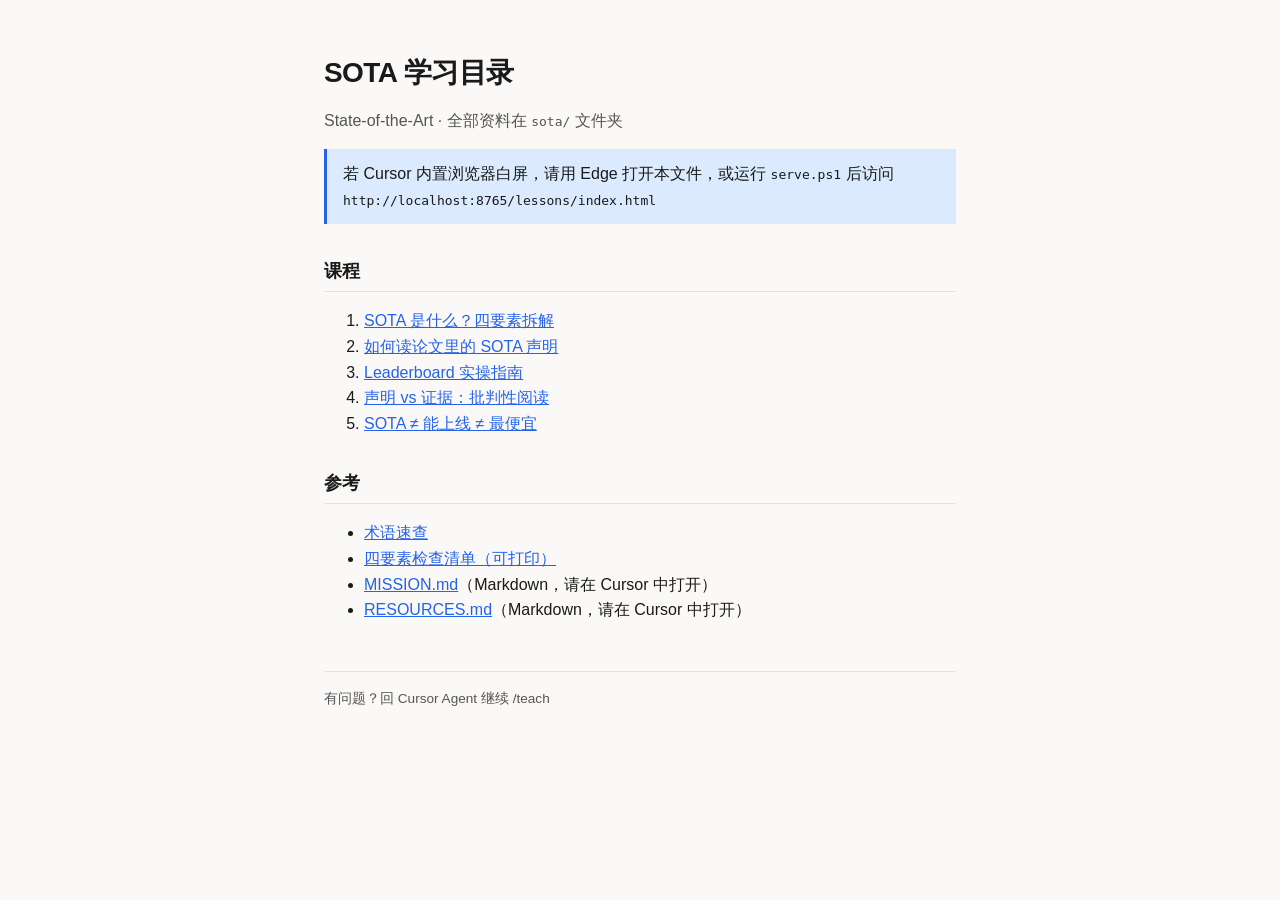
<file: sota/lessons/index.html>
<!DOCTYPE html>
<html lang="zh-CN">
<head>
  <meta charset="UTF-8" />
  <meta http-equiv="Content-Type" content="text/html; charset=utf-8" />
  <meta name="viewport" content="width=device-width, initial-scale=1" />
  <title>SOTA 学习目录</title>
  <style>
    body { font-family: "Microsoft YaHei", "PingFang SC", sans-serif; max-width: 42rem; margin: 2rem auto; padding: 0 1rem; line-height: 1.6; color: #1a1a1a; background: #faf9f7; }
    h1 { font-size: 1.75rem; }
    h2 { border-bottom: 1px solid #ddd; padding-bottom: 0.3rem; margin-top: 2rem; }
    a { color: #2563eb; }
    .sub { color: #555; }
    footer { margin-top: 3rem; padding-top: 1rem; border-top: 1px solid #ddd; color: #666; font-size: 0.9rem; }
    .tip { background: #dbeafe; border-left: 3px solid #2563eb; padding: 0.75rem 1rem; margin: 1rem 0; }
  </style>
  <link rel="stylesheet" href="../assets/styles.css" />
</head>
<body>
  <h1>SOTA 学习目录</h1>
  <p class="sub">State-of-the-Art · 全部资料在 <code>sota/</code> 文件夹</p>

  <div class="tip">
    若 Cursor 内置浏览器白屏，请用 Edge 打开本文件，或运行 <code>serve.ps1</code> 后访问
    <code>http://localhost:8765/lessons/index.html</code>
  </div>

  <h2>课程</h2>
  <ol>
    <li><a href="0001-what-is-sota.html">SOTA 是什么？四要素拆解</a></li>
    <li><a href="0002-read-paper-sota-claims.html">如何读论文里的 SOTA 声明</a></li>
    <li><a href="0003-leaderboard-practice.html">Leaderboard 实操指南</a></li>
    <li><a href="0004-claim-vs-evidence.html">声明 vs 证据：批判性阅读</a></li>
    <li><a href="0005-sota-vs-production.html">SOTA ≠ 能上线 ≠ 最便宜</a></li>
  </ol>

  <h2>参考</h2>
  <ul>
    <li><a href="../reference/sota-glossary.html">术语速查</a></li>
    <li><a href="../reference/four-questions-checklist.html">四要素检查清单（可打印）</a></li>
    <li><a href="../MISSION.md">MISSION.md</a>（Markdown，请在 Cursor 中打开）</li>
    <li><a href="../RESOURCES.md">RESOURCES.md</a>（Markdown，请在 Cursor 中打开）</li>
  </ul>

  <footer>有问题？回 Cursor Agent 继续 /teach</footer>
</body>
</html>
</file>
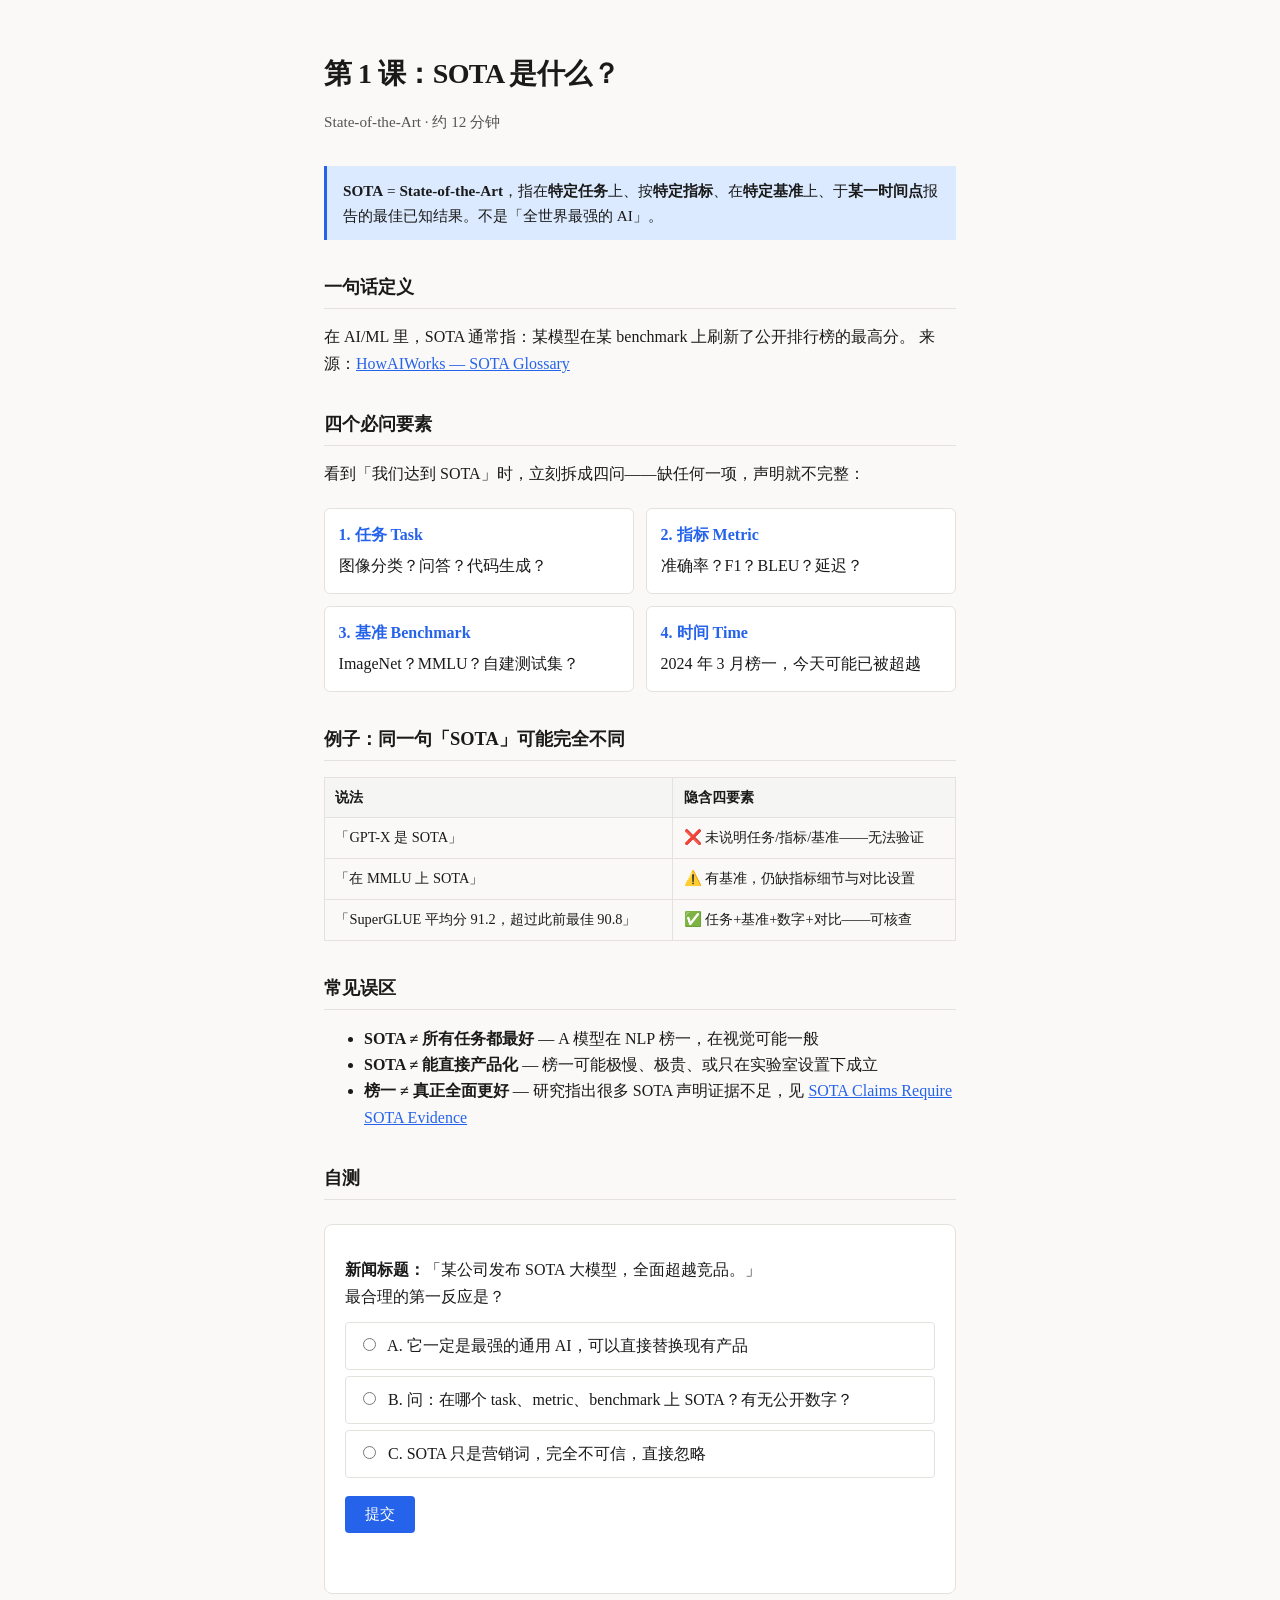
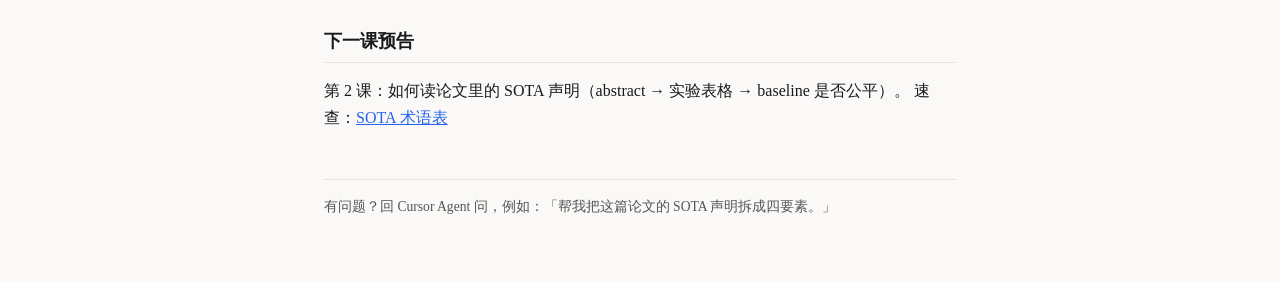
<file: sota/lessons/0001-what-is-sota.html>
<!DOCTYPE html>
<html lang="zh-CN">
<head>
  <meta charset="UTF-8" />
  <meta name="viewport" content="width=device-width, initial-scale=1" />
  <title>第 1 课：SOTA 是什么？</title>
  <link rel="stylesheet" href="../assets/styles.css" />
  <style>
    .quad { display: grid; grid-template-columns: 1fr 1fr; gap: 0.75rem; margin: 1.25rem 0; }
    @media (max-width: 480px) { .quad { grid-template-columns: 1fr; } }
    .quad div { border: 1px solid var(--border); border-radius: 6px; padding: 0.85rem; background: #fff; }
    .quad strong { color: var(--accent); display: block; margin-bottom: 0.25rem; }
    table { width: 100%; border-collapse: collapse; font-size: 0.9rem; margin: 1rem 0; }
    th, td { border: 1px solid var(--border); padding: 0.5rem 0.65rem; text-align: left; }
    th { background: #f5f5f4; }
  </style>
</head>
<body>
  <h1>第 1 课：SOTA 是什么？</h1>
  <p class="subtitle">State-of-the-Art · 约 12 分钟</p>

  <div class="callout">
    <strong>SOTA</strong> = <strong>State-of-the-Art</strong>，指在<strong>特定任务</strong>上、按<strong>特定指标</strong>、在<strong>特定基准</strong>上、于<strong>某一时间点</strong>报告的最佳已知结果。不是「全世界最强的 AI」。
  </div>

  <h2>一句话定义</h2>
  <p>
    在 AI/ML 里，SOTA 通常指：某模型在某 benchmark 上刷新了公开排行榜的最高分。
    来源：<a href="https://howaiworks.ai/glossary/state-of-the-art-model" target="_blank" rel="noopener">HowAIWorks — SOTA Glossary</a>
  </p>

  <h2>四个必问要素</h2>
  <p>看到「我们达到 SOTA」时，立刻拆成四问——缺任何一项，声明就不完整：</p>

  <div class="quad">
    <div><strong>1. 任务 Task</strong>图像分类？问答？代码生成？</div>
    <div><strong>2. 指标 Metric</strong>准确率？F1？BLEU？延迟？</div>
    <div><strong>3. 基准 Benchmark</strong>ImageNet？MMLU？自建测试集？</div>
    <div><strong>4. 时间 Time</strong>2024 年 3 月榜一，今天可能已被超越</div>
  </div>

  <h2>例子：同一句「SOTA」可能完全不同</h2>
  <table>
    <thead>
      <tr><th>说法</th><th>隐含四要素</th></tr>
    </thead>
    <tbody>
      <tr><td>「GPT-X 是 SOTA」</td><td>❌ 未说明任务/指标/基准——无法验证</td></tr>
      <tr><td>「在 MMLU 上 SOTA」</td><td>⚠️ 有基准，仍缺指标细节与对比设置</td></tr>
      <tr><td>「SuperGLUE 平均分 91.2，超过此前最佳 90.8」</td><td>✅ 任务+基准+数字+对比——可核查</td></tr>
    </tbody>
  </table>

  <h2>常见误区</h2>
  <ul>
    <li><strong>SOTA ≠ 所有任务都最好</strong> — A 模型在 NLP 榜一，在视觉可能一般</li>
    <li><strong>SOTA ≠ 能直接产品化</strong> — 榜一可能极慢、极贵、或只在实验室设置下成立</li>
    <li><strong>榜一 ≠ 真正全面更好</strong> — 研究指出很多 SOTA 声明证据不足，见 <a href="https://arxiv.org/html/2605.17273v1" target="_blank" rel="noopener">SOTA Claims Require SOTA Evidence</a></li>
  </ul>

  <h2>自测</h2>
  <div class="quiz">
    <p><strong>新闻标题：</strong>「某公司发布 SOTA 大模型，全面超越竞品。」<br/>最合理的第一反应是？</p>
    <div class="quiz-options">
      <label><input type="radio" name="q1" value="a" /> A. 它一定是最强的通用 AI，可以直接替换现有产品</label>
      <label><input type="radio" name="q1" value="b" /> B. 问：在哪个 task、metric、benchmark 上 SOTA？有无公开数字？</label>
      <label><input type="radio" name="q1" value="c" /> C. SOTA 只是营销词，完全不可信，直接忽略</label>
    </div>
    <button type="button" onclick="checkQuiz()">提交</button>
    <div id="quiz-feedback"></div>
  </div>

  <h2>下一课预告</h2>
  <p>
    第 2 课：如何读论文里的 SOTA 声明（abstract → 实验表格 → baseline 是否公平）。
    速查：<a href="../reference/sota-glossary.html">SOTA 术语表</a>
  </p>

  <footer>
    有问题？回 Cursor Agent 问，例如：「帮我把这篇论文的 SOTA 声明拆成四要素。」
  </footer>

  <script>
    function checkQuiz() {
      const picked = document.querySelector('input[name="q1"]:checked');
      const fb = document.getElementById('quiz-feedback');
      if (!picked) { fb.style.color = '#b91c1c'; fb.textContent = '请先选择。'; return; }
      if (picked.value === 'b') {
        fb.style.color = '#15803d';
        fb.textContent = '正确。SOTA 是 contextual 的——先追问四要素，再判断证据。';
      } else if (picked.value === 'a') {
        fb.style.color = '#b91c1c';
        fb.textContent = '过度推断。SOTA 几乎从不当「全面最强」的同义词。';
      } else {
        fb.style.color = '#b91c1c';
        fb.textContent = '太绝对。很多 SOTA 可核查，关键是看证据是否匹配声明。';
      }
    }
  </script>
</body>
</html>
</file>
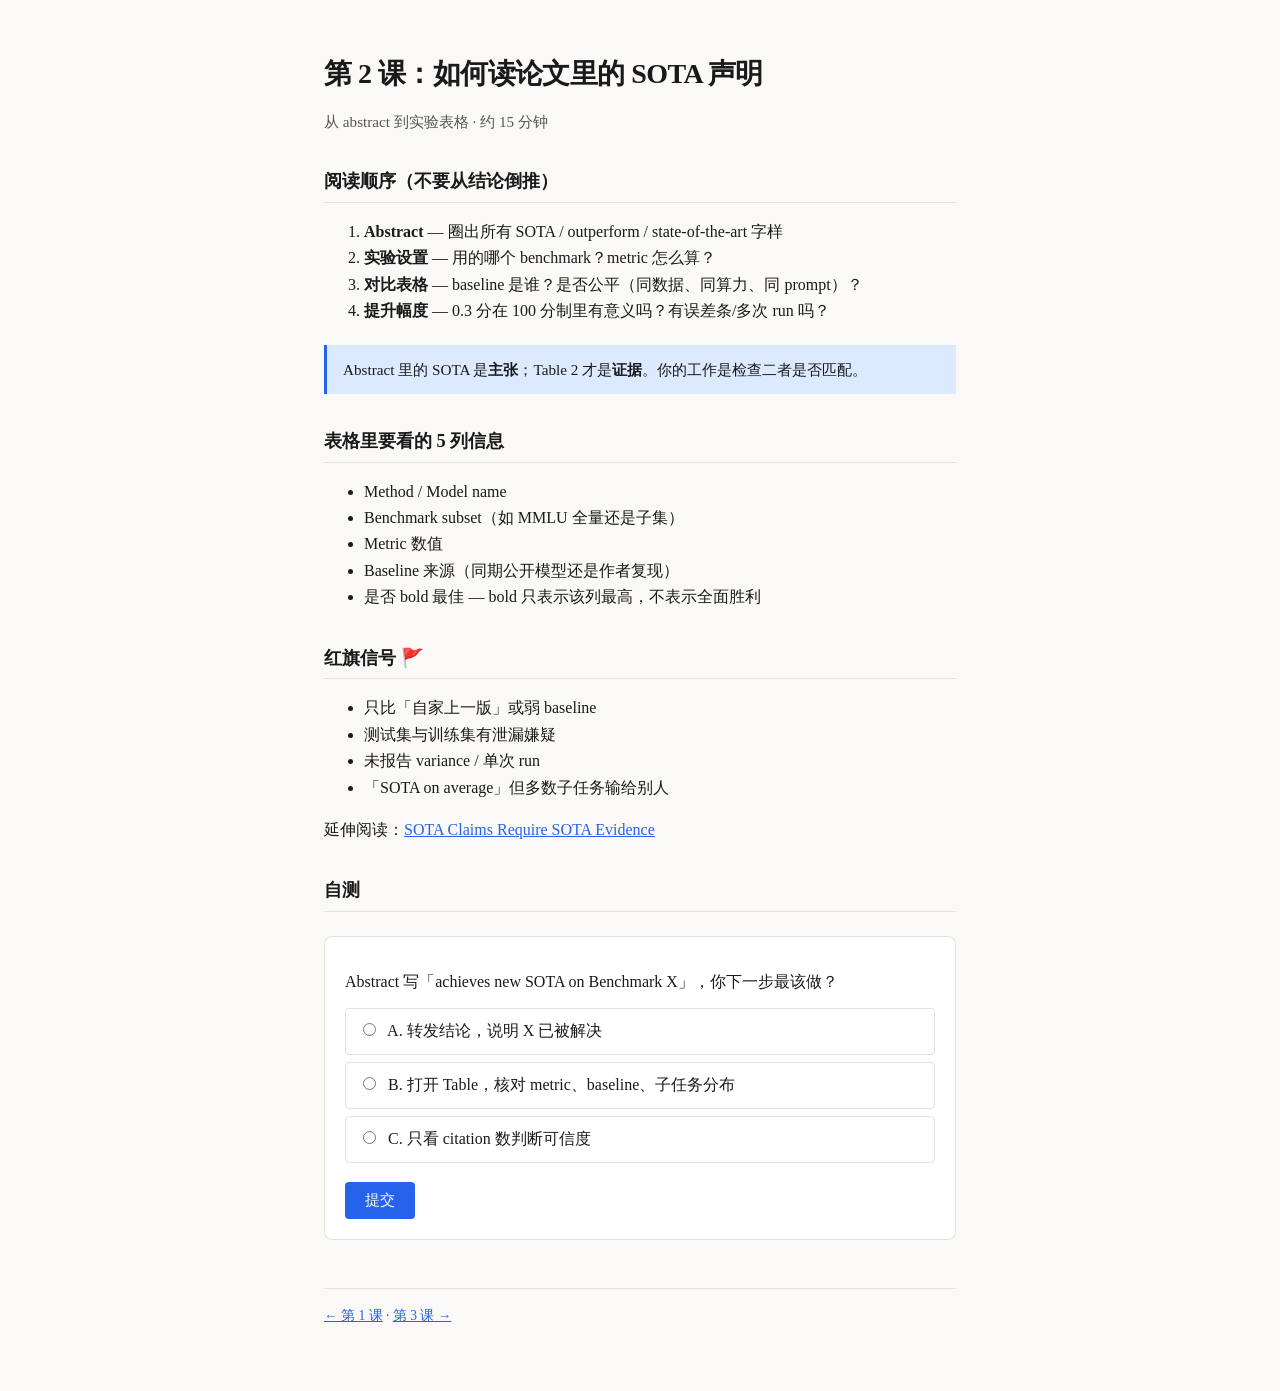
<file: sota/lessons/0002-read-paper-sota-claims.html>
<!DOCTYPE html>
<html lang="zh-CN">
<head>
  <meta charset="UTF-8" />
  <meta name="viewport" content="width=device-width, initial-scale=1" />
  <title>第 2 课：读论文里的 SOTA 声明</title>
  <link rel="stylesheet" href="../assets/styles.css" />
</head>
<body>
  <h1>第 2 课：如何读论文里的 SOTA 声明</h1>
  <p class="subtitle">从 abstract 到实验表格 · 约 15 分钟</p>

  <h2>阅读顺序（不要从结论倒推）</h2>
  <ol>
    <li><strong>Abstract</strong> — 圈出所有 SOTA / outperform / state-of-the-art 字样</li>
    <li><strong>实验设置</strong> — 用的哪个 benchmark？metric 怎么算？</li>
    <li><strong>对比表格</strong> — baseline 是谁？是否公平（同数据、同算力、同 prompt）？</li>
    <li><strong>提升幅度</strong> — 0.3 分在 100 分制里有意义吗？有误差条/多次 run 吗？</li>
  </ol>

  <div class="callout">
    Abstract 里的 SOTA 是<strong>主张</strong>；Table 2 才是<strong>证据</strong>。你的工作是检查二者是否匹配。
  </div>

  <h2>表格里要看的 5 列信息</h2>
  <ul>
    <li>Method / Model name</li>
    <li>Benchmark subset（如 MMLU 全量还是子集）</li>
    <li>Metric 数值</li>
    <li>Baseline 来源（同期公开模型还是作者复现）</li>
    <li>是否 bold 最佳 — bold 只表示该列最高，不表示全面胜利</li>
  </ul>

  <h2>红旗信号 🚩</h2>
  <ul>
    <li>只比「自家上一版」或弱 baseline</li>
    <li>测试集与训练集有泄漏嫌疑</li>
    <li>未报告 variance / 单次 run</li>
    <li>「SOTA on average」但多数子任务输给别人</li>
  </ul>
  <p>延伸阅读：<a href="https://arxiv.org/html/2605.17273v1" target="_blank" rel="noopener">SOTA Claims Require SOTA Evidence</a></p>

  <h2>自测</h2>
  <div class="quiz">
    <p>Abstract 写「achieves new SOTA on Benchmark X」，你下一步最该做？</p>
    <div class="quiz-options">
      <label><input type="radio" name="q1" value="a" /> A. 转发结论，说明 X 已被解决</label>
      <label><input type="radio" name="q1" value="b" /> B. 打开 Table，核对 metric、baseline、子任务分布</label>
      <label><input type="radio" name="q1" value="c" /> C. 只看 citation 数判断可信度</label>
    </div>
    <button type="button" onclick="check()">提交</button>
    <div id="fb"></div>
  </div>

  <footer>
    <a href="0001-what-is-sota.html">← 第 1 课</a> ·
    <a href="0003-leaderboard-practice.html">第 3 课 →</a>
  </footer>
  <script>
    function check() {
      const p = document.querySelector('input[name="q1"]:checked');
      const fb = document.getElementById('fb');
      if (!p) { fb.style.color='#b91c1c'; fb.textContent='请选择'; return; }
      fb.style.color = p.value==='b' ? '#15803d' : '#b91c1c';
      fb.textContent = p.value==='b' ? '正确。证据在实验段，不在 abstract 形容词里。' : p.value==='a' ? '过早下结论。' : 'Citation 与单次实验设计无关。';
    }
  </script>
</body>
</html>
</file>
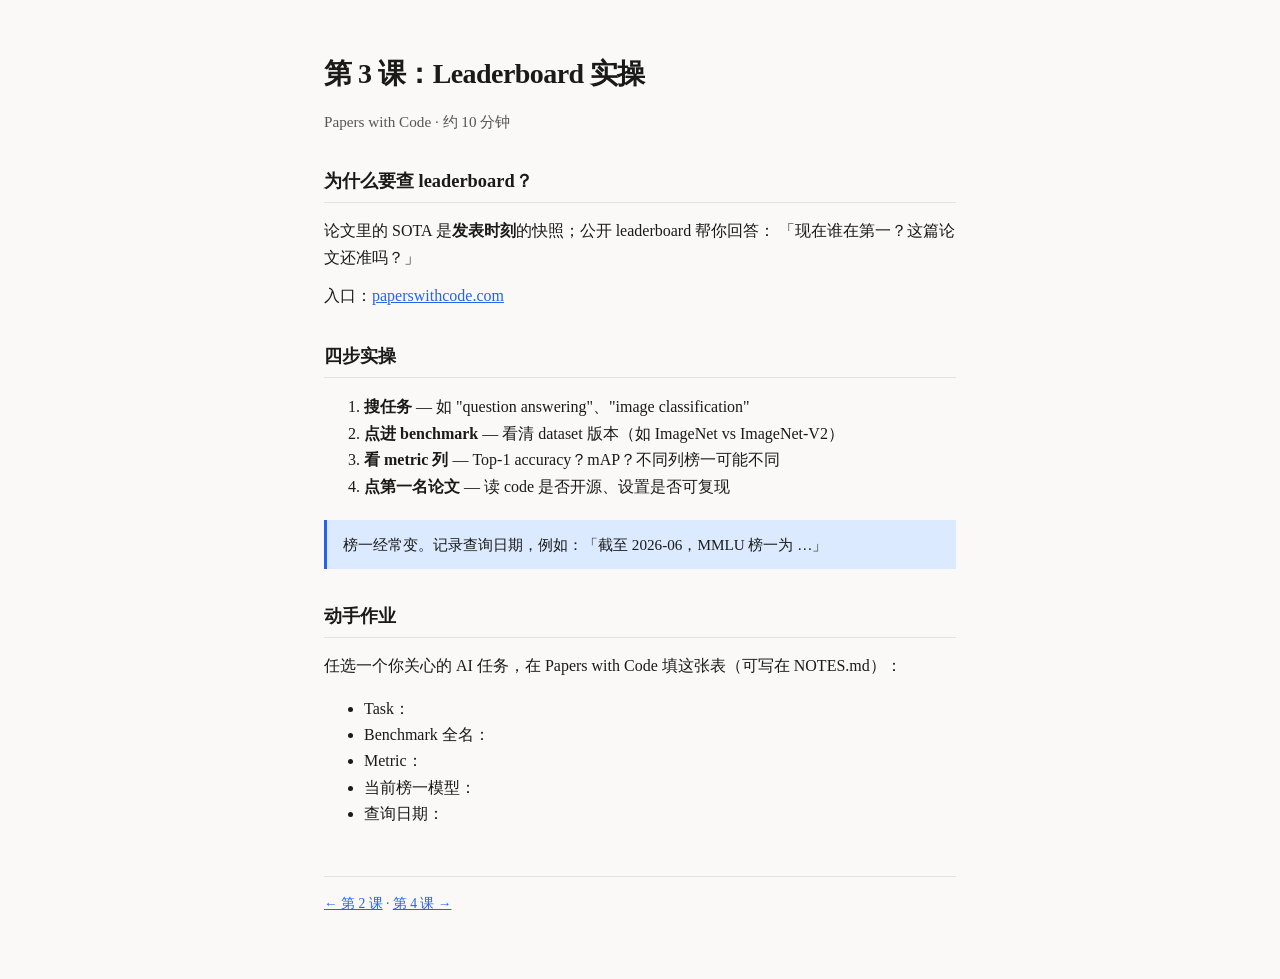
<file: sota/lessons/0003-leaderboard-practice.html>
<!DOCTYPE html>
<html lang="zh-CN">
<head>
  <meta charset="UTF-8" />
  <meta name="viewport" content="width=device-width, initial-scale=1" />
  <title>第 3 课：Leaderboard 实操</title>
  <link rel="stylesheet" href="../assets/styles.css" />
</head>
<body>
  <h1>第 3 课：Leaderboard 实操</h1>
  <p class="subtitle">Papers with Code · 约 10 分钟</p>

  <h2>为什么要查 leaderboard？</h2>
  <p>
    论文里的 SOTA 是<strong>发表时刻</strong>的快照；公开 leaderboard 帮你回答：
    「现在谁在第一？这篇论文还准吗？」
  </p>
  <p>入口：<a href="https://paperswithcode.com/" target="_blank" rel="noopener">paperswithcode.com</a></p>

  <h2>四步实操</h2>
  <ol>
    <li><strong>搜任务</strong> — 如 "question answering"、"image classification"</li>
    <li><strong>点进 benchmark</strong> — 看清 dataset 版本（如 ImageNet vs ImageNet-V2）</li>
    <li><strong>看 metric 列</strong> — Top-1 accuracy？mAP？不同列榜一可能不同</li>
    <li><strong>点第一名论文</strong> — 读 code 是否开源、设置是否可复现</li>
  </ol>

  <div class="callout">
    榜一经常变。记录查询日期，例如：「截至 2026-06，MMLU 榜一为 …」
  </div>

  <h2>动手作业</h2>
  <p>任选一个你关心的 AI 任务，在 Papers with Code 填这张表（可写在 NOTES.md）：</p>
  <ul>
    <li>Task：</li>
    <li>Benchmark 全名：</li>
    <li>Metric：</li>
    <li>当前榜一模型：</li>
    <li>查询日期：</li>
  </ul>

  <footer>
    <a href="0002-read-paper-sota-claims.html">← 第 2 课</a> ·
    <a href="0004-claim-vs-evidence.html">第 4 课 →</a>
  </footer>
</body>
</html>
</file>
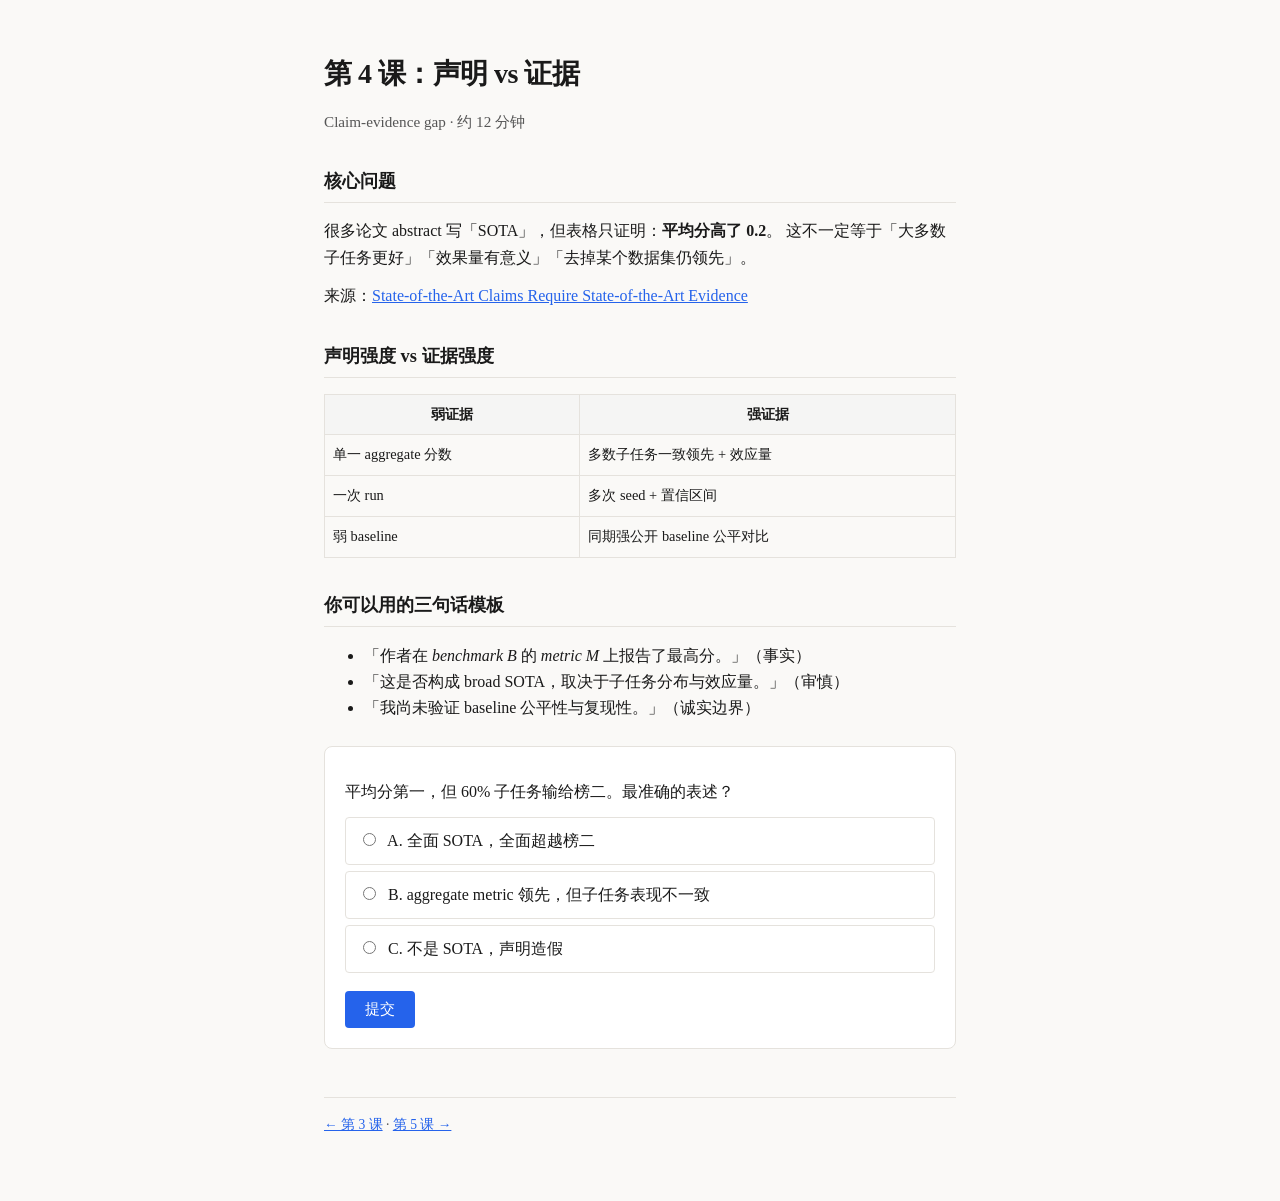
<file: sota/lessons/0004-claim-vs-evidence.html>
<!DOCTYPE html>
<html lang="zh-CN">
<head>
  <meta charset="UTF-8" />
  <meta name="viewport" content="width=device-width, initial-scale=1" />
  <title>第 4 课：声明 vs 证据</title>
  <link rel="stylesheet" href="../assets/styles.css" />
</head>
<body>
  <h1>第 4 课：声明 vs 证据</h1>
  <p class="subtitle">Claim-evidence gap · 约 12 分钟</p>

  <h2>核心问题</h2>
  <p>
    很多论文 abstract 写「SOTA」，但表格只证明：<strong>平均分高了 0.2</strong>。
    这不一定等于「大多数子任务更好」「效果量有意义」「去掉某个数据集仍领先」。
  </p>
  <p>
    来源：<a href="https://arxiv.org/html/2605.17273v1" target="_blank" rel="noopener">State-of-the-Art Claims Require State-of-the-Art Evidence</a>
  </p>

  <h2>声明强度 vs 证据强度</h2>
  <table style="width:100%;border-collapse:collapse;font-size:0.9rem">
    <tr style="background:#f5f5f4"><th style="border:1px solid #e5e2dd;padding:0.5rem">弱证据</th><th style="border:1px solid #e5e2dd;padding:0.5rem">强证据</th></tr>
    <tr><td style="border:1px solid #e5e2dd;padding:0.5rem">单一 aggregate 分数</td><td style="border:1px solid #e5e2dd;padding:0.5rem">多数子任务一致领先 + 效应量</td></tr>
    <tr><td style="border:1px solid #e5e2dd;padding:0.5rem">一次 run</td><td style="border:1px solid #e5e2dd;padding:0.5rem">多次 seed + 置信区间</td></tr>
    <tr><td style="border:1px solid #e5e2dd;padding:0.5rem">弱 baseline</td><td style="border:1px solid #e5e2dd;padding:0.5rem">同期强公开 baseline 公平对比</td></tr>
  </table>

  <h2>你可以用的三句话模板</h2>
  <ul>
    <li>「作者在 <em>benchmark B</em> 的 <em>metric M</em> 上报告了最高分。」（事实）</li>
    <li>「这是否构成 broad SOTA，取决于子任务分布与效应量。」（审慎）</li>
    <li>「我尚未验证 baseline 公平性与复现性。」（诚实边界）</li>
  </ul>

  <div class="quiz">
    <p>平均分第一，但 60% 子任务输给榜二。最准确的表述？</p>
    <div class="quiz-options">
      <label><input type="radio" name="q1" value="a" /> A. 全面 SOTA，全面超越榜二</label>
      <label><input type="radio" name="q1" value="b" /> B. aggregate metric 领先，但子任务表现不一致</label>
      <label><input type="radio" name="q1" value="c" /> C. 不是 SOTA，声明造假</label>
    </div>
    <button type="button" onclick="check()">提交</button>
    <div id="fb"></div>
  </div>

  <footer>
    <a href="0003-leaderboard-practice.html">← 第 3 课</a> ·
    <a href="0005-sota-vs-production.html">第 5 课 →</a>
  </footer>
  <script>
    function check() {
      const p = document.querySelector('input[name="q1"]:checked');
      const fb = document.getElementById('fb');
      if (!p) { fb.style.color='#b91c1c'; fb.textContent='请选择'; return; }
      fb.style.color = p.value==='b' ? '#15803d' : '#b91c1c';
      fb.textContent = p.value==='b' ? '正确。精确描述 aggregate vs per-task。' : p.value==='a' ? '过度解读 aggregate。' : '不一定造假，可能是 claim 过强。';
    }
  </script>
</body>
</html>
</file>
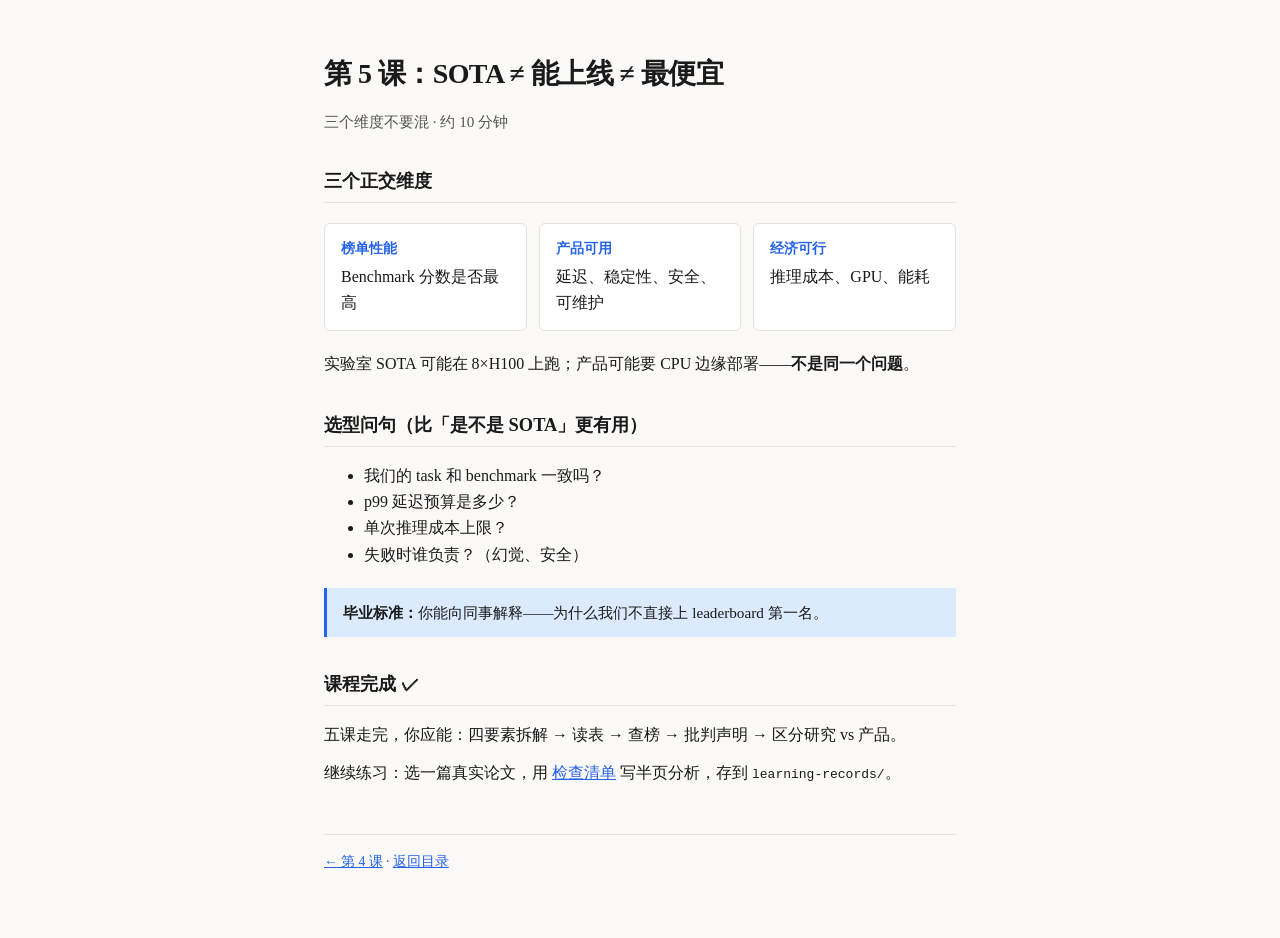
<file: sota/lessons/0005-sota-vs-production.html>
<!DOCTYPE html>
<html lang="zh-CN">
<head>
  <meta charset="UTF-8" />
  <meta name="viewport" content="width=device-width, initial-scale=1" />
  <title>第 5 课：SOTA ≠ 能上线</title>
  <link rel="stylesheet" href="../assets/styles.css" />
</head>
<body>
  <h1>第 5 课：SOTA ≠ 能上线 ≠ 最便宜</h1>
  <p class="subtitle">三个维度不要混 · 约 10 分钟</p>

  <h2>三个正交维度</h2>
  <div class="card-grid">
    <div class="card"><strong>榜单性能</strong>Benchmark 分数是否最高</div>
    <div class="card"><strong>产品可用</strong>延迟、稳定性、安全、可维护</div>
    <div class="card"><strong>经济可行</strong>推理成本、GPU、能耗</div>
  </div>

  <p>实验室 SOTA 可能在 8×H100 上跑；产品可能要 CPU 边缘部署——<strong>不是同一个问题</strong>。</p>

  <h2>选型问句（比「是不是 SOTA」更有用）</h2>
  <ul>
    <li>我们的 task 和 benchmark 一致吗？</li>
    <li>p99 延迟预算是多少？</li>
    <li>单次推理成本上限？</li>
    <li>失败时谁负责？（幻觉、安全）</li>
  </ul>

  <div class="callout">
    <strong>毕业标准：</strong>你能向同事解释——为什么我们不直接上 leaderboard 第一名。
  </div>

  <h2>课程完成 ✓</h2>
  <p>五课走完，你应能：四要素拆解 → 读表 → 查榜 → 批判声明 → 区分研究 vs 产品。</p>
  <p>继续练习：选一篇真实论文，用 <a href="../reference/four-questions-checklist.html">检查清单</a> 写半页分析，存到 <code>learning-records/</code>。</p>

  <footer>
    <a href="0004-claim-vs-evidence.html">← 第 4 课</a> ·
    <a href="index.html">返回目录</a>
  </footer>
</body>
</html>
</file>
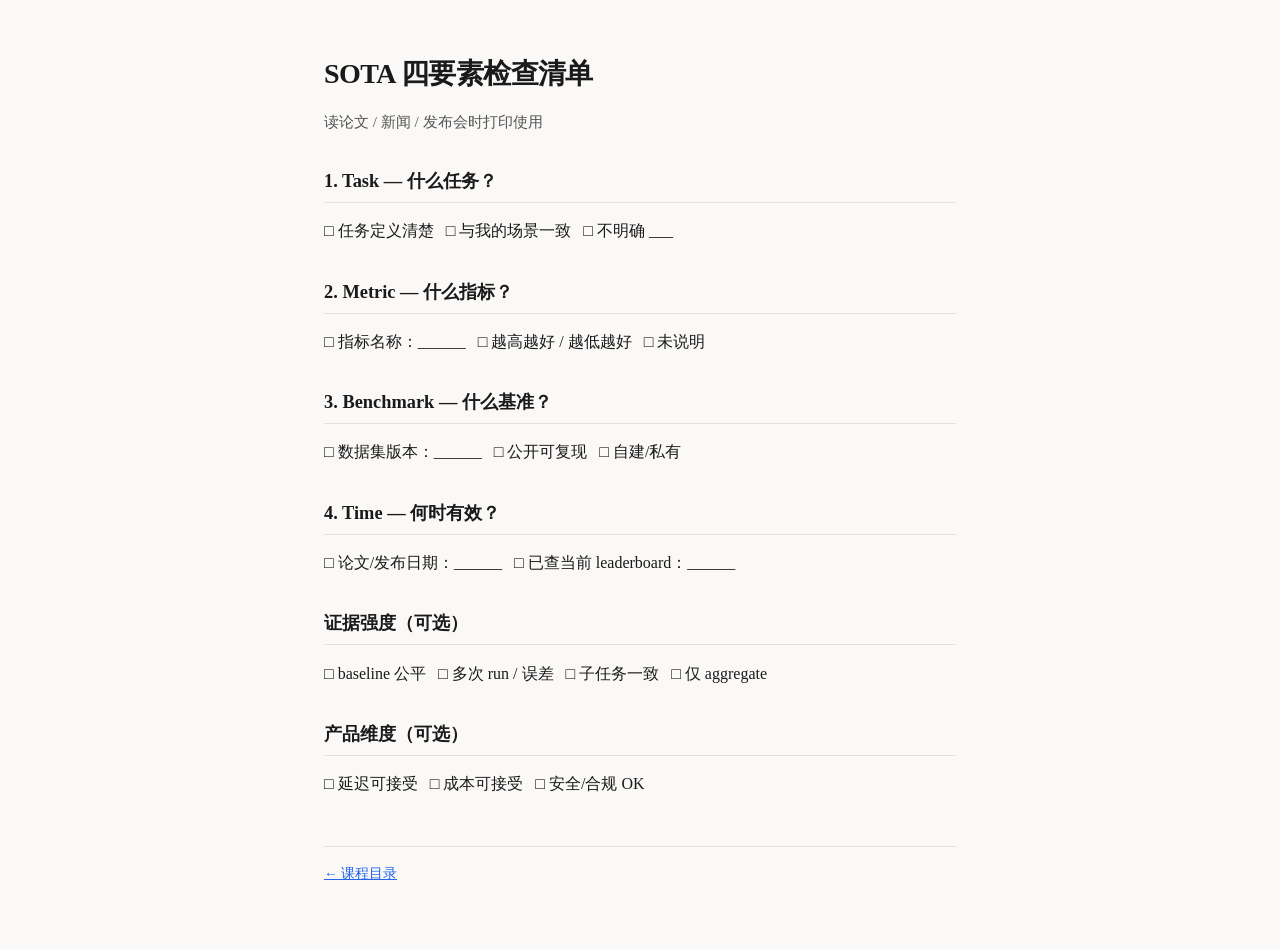
<file: sota/reference/four-questions-checklist.html>
<!DOCTYPE html>
<html lang="zh-CN">
<head>
  <meta charset="UTF-8" />
  <title>SOTA 四要素检查清单</title>
  <link rel="stylesheet" href="../assets/styles.css" />
  <style>@media print { body { max-width: none; } }</style>
</head>
<body>
  <h1>SOTA 四要素检查清单</h1>
  <p class="subtitle">读论文 / 新闻 / 发布会时打印使用</p>

  <h2>1. Task — 什么任务？</h2>
  <p>□ 任务定义清楚 &nbsp; □ 与我的场景一致 &nbsp; □ 不明确 ___</p>

  <h2>2. Metric — 什么指标？</h2>
  <p>□ 指标名称：______ &nbsp; □ 越高越好 / 越低越好 &nbsp; □ 未说明</p>

  <h2>3. Benchmark — 什么基准？</h2>
  <p>□ 数据集版本：______ &nbsp; □ 公开可复现 &nbsp; □ 自建/私有</p>

  <h2>4. Time — 何时有效？</h2>
  <p>□ 论文/发布日期：______ &nbsp; □ 已查当前 leaderboard：______</p>

  <h2>证据强度（可选）</h2>
  <p>□ baseline 公平 &nbsp; □ 多次 run / 误差 &nbsp; □ 子任务一致 &nbsp; □ 仅 aggregate</p>

  <h2>产品维度（可选）</h2>
  <p>□ 延迟可接受 &nbsp; □ 成本可接受 &nbsp; □ 安全/合规 OK</p>

  <footer><a href="../lessons/index.html">← 课程目录</a></footer>
</body>
</html>
</file>
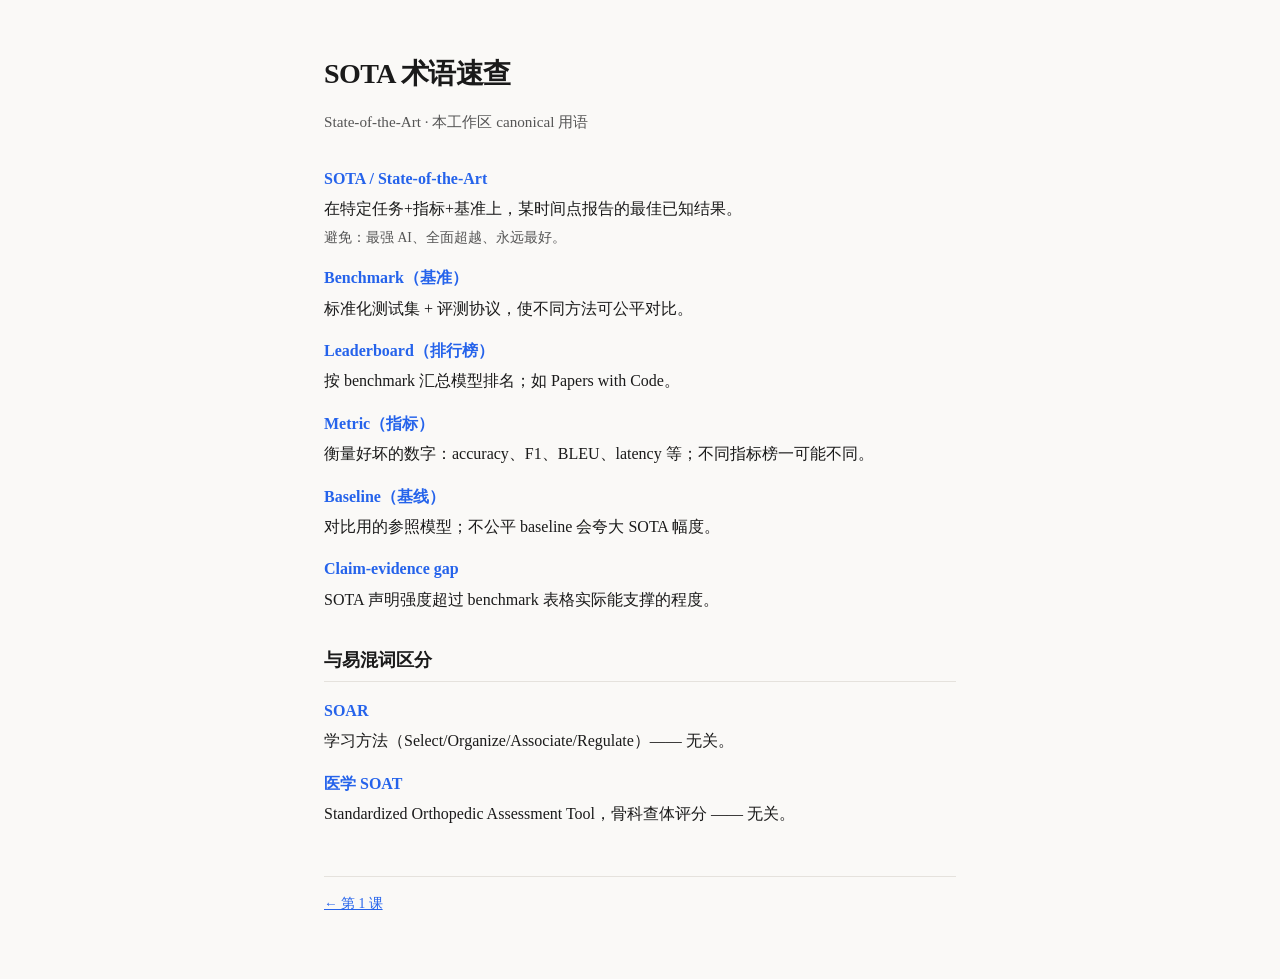
<file: sota/reference/sota-glossary.html>
<!DOCTYPE html>
<html lang="zh-CN">
<head>
  <meta charset="UTF-8" />
  <meta name="viewport" content="width=device-width, initial-scale=1" />
  <title>SOTA 术语速查</title>
  <link rel="stylesheet" href="../assets/styles.css" />
  <style>
    dl { margin: 1rem 0; }
    dt { font-weight: 600; color: var(--accent); margin-top: 1rem; }
    dd { margin: 0.25rem 0 0 0; }
    .avoid { font-size: 0.85rem; color: var(--muted); }
  </style>
</head>
<body>
  <h1>SOTA 术语速查</h1>
  <p class="subtitle">State-of-the-Art · 本工作区 canonical 用语</p>

  <dl>
    <dt>SOTA / State-of-the-Art</dt>
    <dd>在特定任务+指标+基准上，某时间点报告的最佳已知结果。</dd>
    <dd class="avoid">避免：最强 AI、全面超越、永远最好。</dd>

    <dt>Benchmark（基准）</dt>
    <dd>标准化测试集 + 评测协议，使不同方法可公平对比。</dd>

    <dt>Leaderboard（排行榜）</dt>
    <dd>按 benchmark 汇总模型排名；如 Papers with Code。</dd>

    <dt>Metric（指标）</dt>
    <dd>衡量好坏的数字：accuracy、F1、BLEU、latency 等；不同指标榜一可能不同。</dd>

    <dt>Baseline（基线）</dt>
    <dd>对比用的参照模型；不公平 baseline 会夸大 SOTA 幅度。</dd>

    <dt>Claim-evidence gap</dt>
    <dd>SOTA 声明强度超过 benchmark 表格实际能支撑的程度。</dd>
  </dl>

  <h2>与易混词区分</h2>
  <dl>
    <dt>SOAR</dt>
    <dd>学习方法（Select/Organize/Associate/Regulate）—— 无关。</dd>
    <dt>医学 SOAT</dt>
    <dd>Standardized Orthopedic Assessment Tool，骨科查体评分 —— 无关。</dd>
  </dl>

  <footer><a href="../lessons/0001-what-is-sota.html">← 第 1 课</a></footer>
</body>
</html>
</file>
<file: sota/assets/styles.css>
:root {
  --bg: #faf9f7;
  --text: #1a1a1a;
  --muted: #555;
  --accent: #2563eb;
  --accent-soft: #dbeafe;
  --border: #e5e2dd;
  --correct: #15803d;
  --wrong: #b91c1c;
  font-family: "Georgia", "Noto Serif SC", serif;
  line-height: 1.65;
}

* { box-sizing: border-box; }

body {
  margin: 0;
  background: var(--bg);
  color: var(--text);
  max-width: 42rem;
  margin-inline: auto;
  padding: 2rem 1.25rem 4rem;
}

h1 {
  font-size: 1.75rem;
  font-weight: 600;
  letter-spacing: -0.02em;
  margin-bottom: 0.25rem;
}

.subtitle {
  color: var(--muted);
  font-size: 0.95rem;
  margin-bottom: 2rem;
}

h2 {
  font-size: 1.15rem;
  margin-top: 2rem;
  border-bottom: 1px solid var(--border);
  padding-bottom: 0.35rem;
}

p { margin: 0.75rem 0; }

.soar-grid {
  display: grid;
  grid-template-columns: 1fr 1fr;
  gap: 0.75rem;
  margin: 1.25rem 0;
}

@media (max-width: 480px) {
  .soar-grid { grid-template-columns: 1fr; }
}

.soar-card {
  border: 1px solid var(--border);
  border-radius: 6px;
  padding: 0.85rem 1rem;
  background: #fff;
}

.soar-card strong {
  display: block;
  color: var(--accent);
  font-size: 0.85rem;
  letter-spacing: 0.04em;
  text-transform: uppercase;
  margin-bottom: 0.25rem;
}

.callout {
  border-left: 3px solid var(--accent);
  padding: 0.75rem 1rem;
  background: var(--accent-soft);
  margin: 1.25rem 0;
  font-size: 0.95rem;
}

.quiz {
  border: 1px solid var(--border);
  border-radius: 8px;
  padding: 1.25rem;
  background: #fff;
  margin: 1.5rem 0;
}

.quiz-options label {
  display: block;
  padding: 0.6rem 0.75rem;
  margin: 0.4rem 0;
  border: 1px solid var(--border);
  border-radius: 4px;
  cursor: pointer;
  transition: background 0.15s;
}

.quiz-options label:hover { background: #f5f5f4; }

.quiz-options input { margin-right: 0.5rem; }

#quiz-feedback {
  margin-top: 1rem;
  font-weight: 600;
  min-height: 1.5rem;
}

button {
  margin-top: 0.75rem;
  padding: 0.5rem 1.25rem;
  background: var(--accent);
  color: #fff;
  border: none;
  border-radius: 4px;
  font-size: 0.95rem;
  cursor: pointer;
}

button:hover { filter: brightness(1.08); }

footer {
  margin-top: 3rem;
  padding-top: 1rem;
  border-top: 1px solid var(--border);
  font-size: 0.85rem;
  color: var(--muted);
}

a { color: var(--accent); }

.card-grid {
  display: grid;
  grid-template-columns: 1fr 1fr 1fr;
  gap: 0.75rem;
  margin: 1.25rem 0;
}

@media (max-width: 560px) {
  .card-grid { grid-template-columns: 1fr; }
}

.card {
  border: 1px solid var(--border);
  border-radius: 6px;
  padding: 0.85rem 1rem;
  background: #fff;
}

.card strong {
  display: block;
  color: var(--accent);
  font-size: 0.85rem;
  margin-bottom: 0.25rem;
}
</file>
